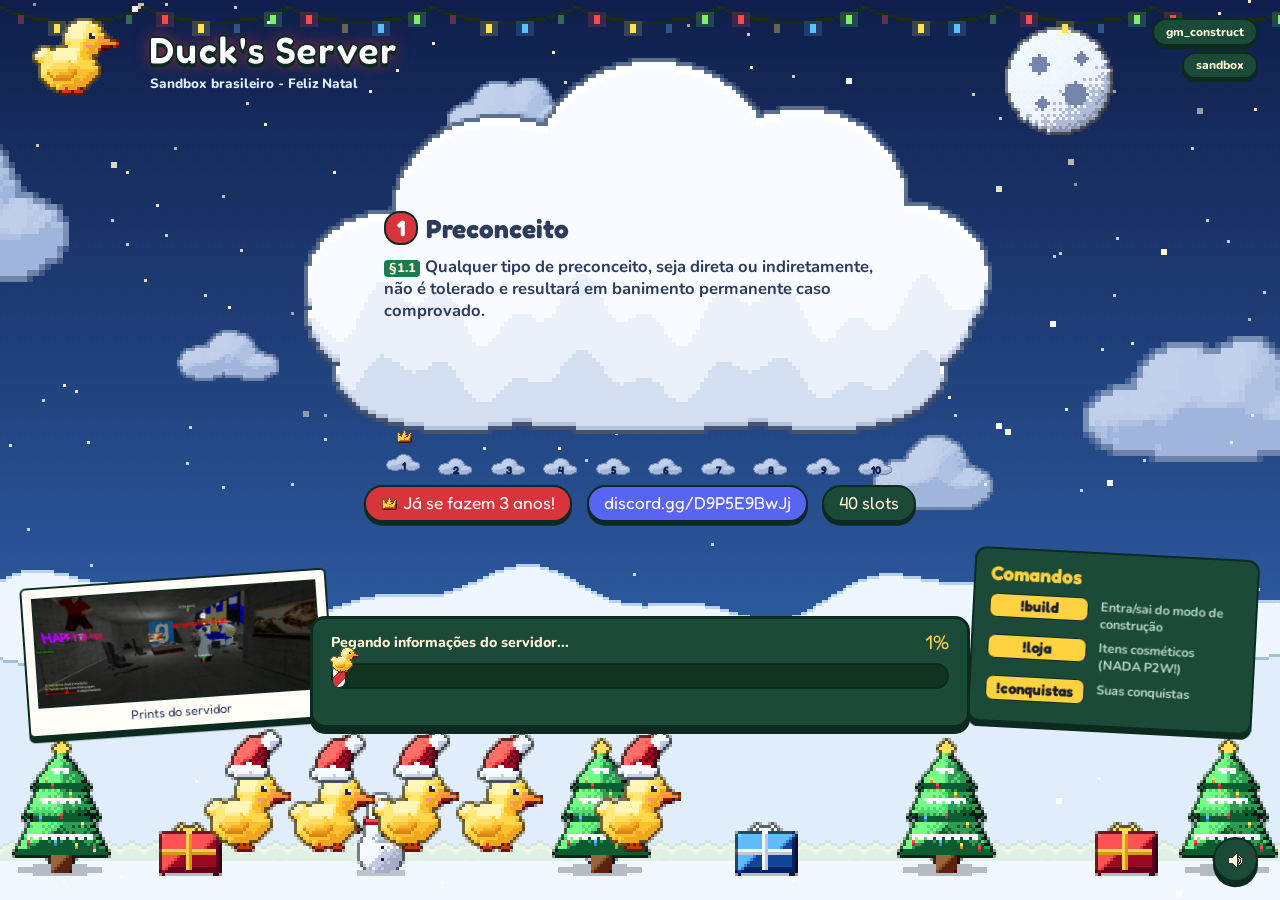
<file: index.html>
<!DOCTYPE html>
<html lang="pt-BR">
<head>
    <meta charset="UTF-8">
    <meta name="viewport" content="width=device-width, initial-scale=1">
    <title>Duck's Server - Carregando</title>
    <meta property="og:title" content="Duck's Server">
    <meta property="og:description" content="Regras e tela de carregamento do Duck's Server">
    <link rel="preconnect" href="https://fonts.googleapis.com">
    <link href="https://fonts.googleapis.com/css2?family=Fredoka:wght@600;700&family=Nunito:wght@600;700;800&display=swap" rel="stylesheet">
    <link rel="stylesheet" href="css/style.css">
    <link rel="stylesheet" href="css/themes.css">
</head>
<body>
    <canvas id="scene"></canvas>

    <header id="title">
        <canvas id="title-duck"></canvas>
        <div id="title-text">
            <h1>Duck's Server</h1>
            <p id="title-sub">Sandbox brasileiro</p>
        </div>
    </header>

    <div id="chips">
        <span class="chip" id="chip-map"></span>
        <span class="chip" id="chip-mode"></span>
    </div>

    <section id="rule-cloud" class="rule-cloud">
        <canvas id="rule-cloud-sprite"></canvas>
        <div id="rule-text">
            <div id="rule-inner">
                <h2 id="rule-title"></h2>
                <div id="rule-items"></div>
            </div>
        </div>
    </section>
    <div id="rule-dots"></div>

    <div id="center-row">
        <span class="badge badge-anniversary"><canvas id="anniversary-crown"></canvas><span id="anniversary-text"></span></span>
        <span class="badge badge-discord" id="discord"></span>
        <span class="badge badge-slots" id="chip-slots"></span>
    </div>

    <figure id="polaroid">
        <div id="polaroid-photo" class="polaroid-photo"></div>
        <figcaption>Prints do servidor</figcaption>
    </figure>

    <section id="commands">
        <h3>Comandos</h3>
        <ul id="command-list"></ul>
    </section>

    <section id="spotlight">
        <div id="spotlight-badge"></div>
        <h3 id="spotlight-title"></h3>
        <ul id="spotlight-list"></ul>
    </section>

    <section id="notice">
        <div id="notice-badge"></div>
        <div id="notice-qr"><canvas id="notice-qr-canvas"></canvas></div>
        <div id="notice-body">
            <h3 id="notice-title"></h3>
            <p id="notice-text"></p>
        </div>
    </section>

    <section id="update">
        <header id="update-head">
            <span id="update-version"></span>
            <span id="update-title"></span>
        </header>
        <div id="update-body">
            <h4 id="update-page-title"></h4>
            <div id="update-page"></div>
        </div>
        <div id="update-dots"></div>
    </section>

    <section id="progress">
        <div id="progress-head">
            <span id="progress-status">Conectando ao servidor...</span>
            <span id="progress-pct">0%</span>
        </div>
        <div id="progress-track">
            <div id="progress-fill"></div>
            <canvas id="progress-duck"></canvas>
        </div>
        <div id="progress-file">&nbsp;</div>
    </section>

    <button id="sound-button" type="button" title="Música">
        <canvas id="sound-icon"></canvas>
    </button>

    <script src="js/data.js"></script>
    <script src="js/theme.js"></script>
    <script src="js/sprites.js"></script>
    <script src="js/scene.js"></script>
    <script src="js/fx.js"></script>
    <script src="js/scenes/lake.js"></script>
    <script src="js/scenes/range.js"></script>
    <script src="js/scenes/war.js"></script>
    <script src="js/scenes/space.js"></script>
    <script src="js/decor.js"></script>
    <script src="js/tracks.js"></script>
    <script src="js/music.js"></script>
    <script src="js/rules.js"></script>
    <script src="js/update.js"></script>
    <script src="js/spotlight.js"></script>
    <script src="js/notice.js"></script>
    <script src="js/loading.js"></script>
    <script src="js/gmod.js"></script>
    <script src="js/gallery.js"></script>
    <script src="js/main.js"></script>
</body>
</html>
</file>
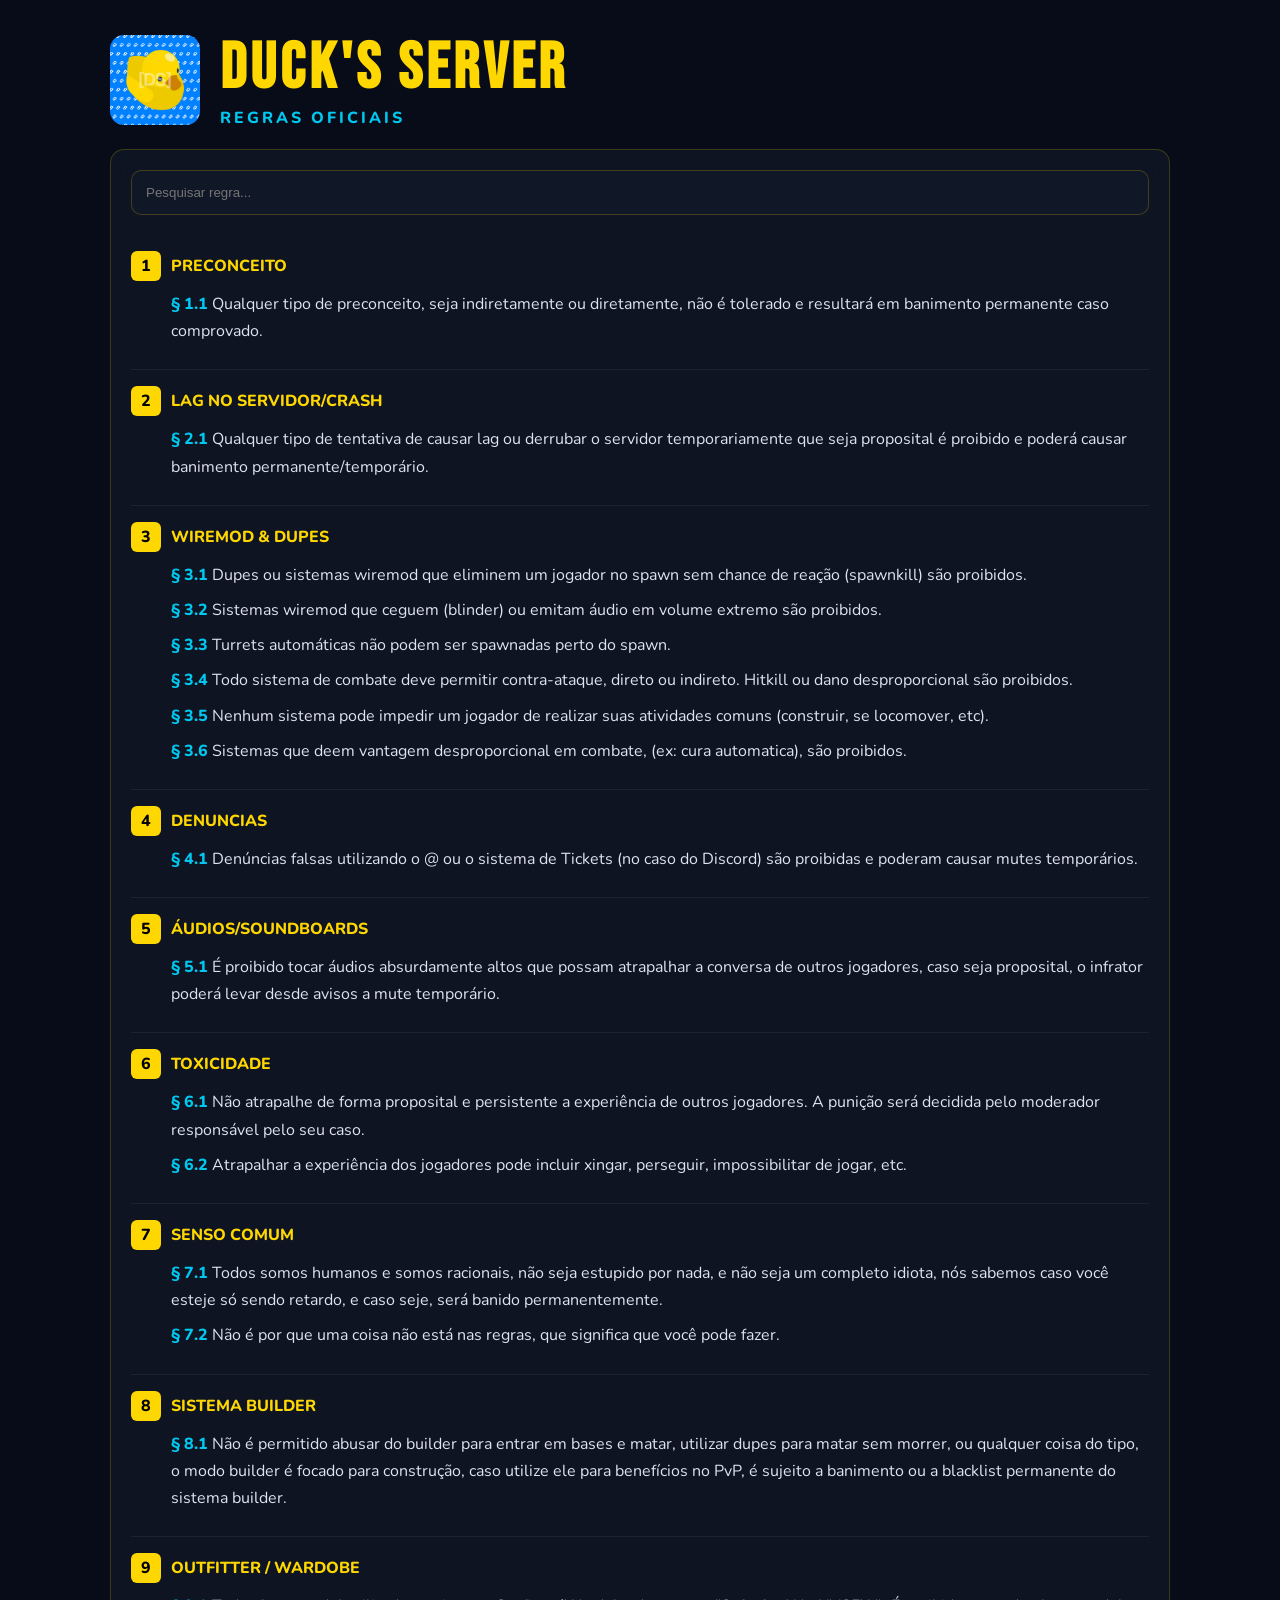
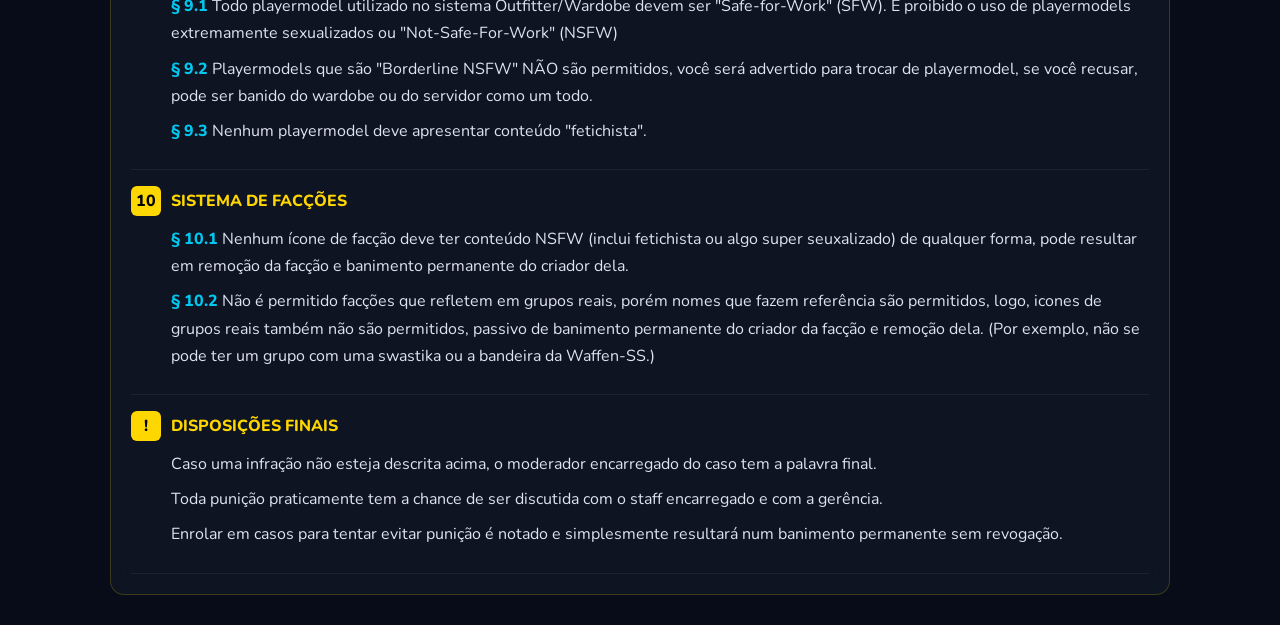
<file: motd.html>
<!DOCTYPE html>
<html lang="pt-BR">
<head>
<meta charset="UTF-8">
<meta name="viewport" content="width=device-width, initial-scale=1.0">
<title>Duck's Server: Reborn - Regras Oficiais</title>
<meta name="description" content="Regras oficiais do Duck's Server: Reborn.">
<meta property="og:title" content="Duck's Server: Reborn - Regras Oficiais">
<meta property="og:description" content="Leia as regras oficiais do servidor.">
<meta property="og:type" content="website">
<meta property="og:image" content="logo.webp">
<meta name="theme-color" content="#FFD700">
<link href="https://fonts.googleapis.com/css2?family=Bebas+Neue&family=Nunito:wght@400;600;700;800&display=swap" rel="stylesheet">
<style>
*{margin:0;padding:0;box-sizing:border-box}
:root{--yellow:#FFD700;--bg:#080c18;--panel:#0f1623dd;--text:#dde3ef;--accent:#00c8f0}
body{background:var(--bg);font-family:'Nunito',sans-serif;color:var(--text);overflow-x:hidden}
#bg{position:fixed;inset:0;z-index:0;opacity:.2}
.wrapper{position:relative;z-index:1;max-width:1100px;margin:auto;padding:30px 20px}
.header{display:flex;align-items:center;gap:20px;margin-bottom:20px}
.logo{width:90px;height:90px;border-radius:14px;object-fit:cover}
h1{font-family:'Bebas Neue',sans-serif;font-size:4rem;color:#FFD700;letter-spacing:4px}
.sub{color:var(--accent);font-weight:800;letter-spacing:3px}
.panel{background:var(--panel);border:1px solid rgba(255,215,0,.2);border-radius:14px;padding:20px;backdrop-filter:blur(12px)}
.search{width:100%;padding:14px;background:#101827;border:1px solid rgba(255,215,0,.2);border-radius:10px;color:#fff;margin-bottom:20px}
.rule{padding:16px 0;border-bottom:1px solid rgba(255,255,255,.06)}
.head{display:flex;align-items:center;gap:10px;margin-bottom:10px}
.num{width:30px;height:30px;background:#FFD700;color:#000;font-weight:800;border-radius:6px;display:flex;align-items:center;justify-content:center}
.title{font-weight:800;color:#FFD700}
.subrule{padding-left:40px;line-height:1.7;margin:8px 0}
.tag{color:#00c8f0;font-weight:800}
.footer{text-align:center;margin-top:20px;color:#7f8da8}
</style>
</head><body>
<canvas id="bg"></canvas>
<div class="wrapper">
<div class="header"><img src="logo.webp" class="logo"><div><h1>DUCK'S SERVER</h1><div class="sub">REGRAS OFICIAIS</div></div></div>
<div class="panel">
<input id="search" class="search" placeholder="Pesquisar regra...">
<div id="rules">

<div class="rule"><div class="head"><div class="num">1</div><div class="title">PRECONCEITO</div></div>
<div class="subrule"><span class="tag">§ 1.1</span> Qualquer tipo de preconceito, seja indiretamente ou diretamente, não é tolerado e resultará em banimento permanente caso comprovado.</div></div>

<div class="rule"><div class="head"><div class="num">2</div><div class="title">LAG NO SERVIDOR/CRASH</div></div>
<div class="subrule"><span class="tag">§ 2.1</span> Qualquer tipo de tentativa de causar lag ou derrubar o servidor temporariamente que seja proposital é proibido e poderá causar banimento permanente/temporário.</div></div>

<div class="rule"><div class="head"><div class="num">3</div><div class="title">WIREMOD & DUPES</div></div>
<div class="subrule"><span class="tag">§ 3.1</span> Dupes ou sistemas wiremod que eliminem um jogador no spawn sem chance de reação (spawnkill) são proibidos.</div>
<div class="subrule"><span class="tag">§ 3.2</span> Sistemas wiremod que ceguem (blinder) ou emitam áudio em volume extremo são proibidos.</div>
<div class="subrule"><span class="tag">§ 3.3</span> Turrets automáticas não podem ser spawnadas perto do spawn.</div>
<div class="subrule"><span class="tag">§ 3.4</span> Todo sistema de combate deve permitir contra-ataque, direto ou indireto. Hitkill ou dano desproporcional são proibidos.</div>
<div class="subrule"><span class="tag">§ 3.5</span> Nenhum sistema pode impedir um jogador de realizar suas atividades comuns (construir, se locomover, etc).</div>
<div class="subrule"><span class="tag">§ 3.6</span> Sistemas que deem vantagem desproporcional em combate, (ex: cura automatica), são proibidos.</div></div>

<div class="rule"><div class="head"><div class="num">4</div><div class="title">DENUNCIAS</div></div>
<div class="subrule"><span class="tag">§ 4.1</span> Denúncias falsas utilizando o @ ou o sistema de Tickets (no caso do Discord) são proibidas e poderam causar mutes temporários.</div></div>

<div class="rule"><div class="head"><div class="num">5</div><div class="title">ÁUDIOS/SOUNDBOARDS</div></div>
<div class="subrule"><span class="tag">§ 5.1</span> É proibido tocar áudios absurdamente altos que possam atrapalhar a conversa de outros jogadores, caso seja proposital, o infrator poderá levar desde avisos a mute temporário.</div></div>

<div class="rule"><div class="head"><div class="num">6</div><div class="title">TOXICIDADE</div></div>
<div class="subrule"><span class="tag">§ 6.1</span> Não atrapalhe de forma proposital e persistente a experiência de outros jogadores. A punição será decidida pelo moderador responsável pelo seu caso.</div>
<div class="subrule"><span class="tag">§ 6.2</span> Atrapalhar a experiência dos jogadores pode incluir xingar, perseguir, impossibilitar de jogar, etc.</div></div>

<div class="rule"><div class="head"><div class="num">7</div><div class="title">SENSO COMUM</div></div>
<div class="subrule"><span class="tag">§ 7.1</span> Todos somos humanos e somos racionais, não seja estupido por nada, e não seja um completo idiota, nós sabemos caso você esteje só sendo retardo, e caso seje, será banido permanentemente.</div>
<div class="subrule"><span class="tag">§ 7.2</span> Não é por que uma coisa não está nas regras, que significa que você pode fazer.</div></div>

<div class="rule"><div class="head"><div class="num">8</div><div class="title">SISTEMA BUILDER</div></div>
<div class="subrule"><span class="tag">§ 8.1</span> Não é permitido abusar do builder para entrar em bases e matar, utilizar dupes para matar sem morrer, ou qualquer coisa do tipo, o modo builder é focado para construção, caso utilize ele para benefícios no PvP, é sujeito a banimento ou a blacklist permanente do sistema builder.</div></div>

<div class="rule"><div class="head"><div class="num">9</div><div class="title">OUTFITTER / WARDOBE</div></div>
<div class="subrule"><span class="tag">§ 9.1</span> Todo playermodel utilizado no sistema Outfitter/Wardobe devem ser "Safe-for-Work" (SFW). É proibido o uso de playermodels extremamente sexualizados ou "Not-Safe-For-Work" (NSFW)</div>
<div class="subrule"><span class="tag">§ 9.2</span> Playermodels que são "Borderline NSFW" NÃO são permitidos, você será advertido para trocar de playermodel, se você recusar, pode ser banido do wardobe ou do servidor como um todo.</div>
<div class="subrule"><span class="tag">§ 9.3</span> Nenhum playermodel deve apresentar conteúdo "fetichista".</div></div>

<div class="rule"><div class="head"><div class="num">10</div><div class="title">SISTEMA DE FACÇÕES</div></div>
<div class="subrule"><span class="tag">§ 10.1</span> Nenhum ícone de facção deve ter conteúdo NSFW (inclui fetichista ou algo super seuxalizado) de qualquer forma, pode resultar em remoção da facção e banimento permanente do criador dela.</div>
<div class="subrule"><span class="tag">§ 10.2</span> Não é permitido facções que refletem em grupos reais, porém nomes que fazem referência são permitidos, logo, icones de grupos reais também não são permitidos, passivo de banimento permanente do criador da facção e remoção dela. (Por exemplo, não se pode ter um grupo com uma swastika ou a bandeira da Waffen-SS.)</div></div>

<div class="rule"><div class="head"><div class="num">!</div><div class="title">DISPOSIÇÕES FINAIS</div></div>
<div class="subrule">Caso uma infração não esteja descrita acima, o moderador encarregado do caso tem a palavra final.</div>
<div class="subrule">Toda punição praticamente tem a chance de ser discutida com o staff encarregado e com a gerência.</div>
<div class="subrule">Enrolar em casos para tentar evitar punição é notado e simplesmente resultará num banimento permanente sem revogação.</div></div>

</div></div></div>
<script>
document.getElementById('search').addEventListener('input',e=>{const q=e.target.value.toLowerCase();document.querySelectorAll('.rule').forEach(r=>r.style.display=r.innerText.toLowerCase().includes(q)?'block':'none');});
</script>
</body></html>
</file>
<file: css/style.css>
html, body {
    margin: 0;
    padding: 0;
    width: 100%;
    height: 100%;
    overflow: hidden;
    background: #79c4f2;
    font-family: "Nunito", "Trebuchet MS", sans-serif;
    color: #2d3b5c;
}

canvas {
    display: block;
    image-rendering: -moz-crisp-edges;
    image-rendering: pixelated;
}

#scene {
    position: fixed;
    left: 0;
    top: 0;
    width: 100%;
    height: 100%;
}

/* Title */

#title {
    position: absolute;
    left: 1.5rem;
    top: 0.8rem;
}

#title-duck {
    position: absolute;
    left: 0;
    top: -0.4rem;
}

#title-text {
    margin-left: 8.4rem;
    padding-top: 1.2rem;
}

#title h1 {
    margin: 0;
    font-family: "Fredoka", "Trebuchet MS", sans-serif;
    font-size: 2.6rem;
    line-height: 1;
    color: #ffffff;
    -webkit-text-stroke: 0.12rem #182032;
    text-shadow: 0 0.22rem 0 #182032;
    letter-spacing: 0.04rem;
}

#title p {
    margin: 0.35rem 0 0 0.1rem;
    font-size: 0.9rem;
    font-weight: 800;
    color: #182032;
}

/* Server chips */

#chips {
    position: absolute;
    right: 1.5rem;
    top: 1.2rem;
    text-align: right;
}

.chip {
    display: none;
    float: right;
    clear: right;
    margin-bottom: 0.4rem;
    padding: 0.25rem 0.8rem;
    font-size: 0.8rem;
    font-weight: 800;
    color: #fff3d6;
    background: #283250;
    border: 0.15rem solid #182032;
    border-radius: 1rem;
    box-shadow: 0 0.2rem 0 #182032;
}

/* Rule cloud */

.rule-cloud {
    position: absolute;
    left: 50%;
    top: 6%;
    -webkit-transition: opacity 0.3s, -webkit-transform 0.3s;
    transition: opacity 0.3s, transform 0.3s;
    -webkit-animation: floaty 6s ease-in-out infinite;
    animation: floaty 6s ease-in-out infinite;
}

.rule-cloud-out {
    opacity: 0;
    -webkit-transform: scale(0.9);
    transform: scale(0.9);
}

.rule-cloud-in {
    opacity: 1;
    -webkit-transform: scale(1);
    transform: scale(1);
}

@-webkit-keyframes floaty {
    0%, 100% { margin-top: 0; }
    50% { margin-top: -0.5rem; }
}

@keyframes floaty {
    0%, 100% { margin-top: 0; }
    50% { margin-top: -0.5rem; }
}

#rule-cloud-sprite {
    position: absolute;
    left: 0;
    top: 0;
}

#rule-text {
    position: absolute;
    display: table;
    overflow: hidden;
    color: #2d3b5c;
}

#rule-inner {
    display: table-cell;
    vertical-align: middle;
}

#rule-title {
    margin: 0 0 0.45em 0;
    font-family: "Fredoka", "Trebuchet MS", sans-serif;
    font-size: 1.45em;
    line-height: 1.1;
}

.rule-number {
    display: inline-block;
    min-width: 1.35em;
    height: 1.35em;
    margin-right: 0.35em;
    line-height: 1.35em;
    text-align: center;
    font-size: 0.85em;
    color: #182032;
    background: #ffd23f;
    border: 0.12em solid #182032;
    border-radius: 0.7em;
    vertical-align: 0.1em;
}

.rule-part {
    font-size: 0.6em;
    color: #6b7a99;
}

.rule-item {
    margin: 0 0 0.45em 0;
    font-size: 0.92em;
    font-weight: 700;
    line-height: 1.32;
}

.rule-tag {
    display: inline-block;
    margin-right: 0.35em;
    padding: 0 0.35em;
    font-size: 0.78em;
    font-weight: 800;
    color: #fff3d6;
    background: #3fa7f5;
    border-radius: 0.3em;
}

/* Section dots (small cloud sprites) */

#rule-dots {
    position: absolute;
    left: 0;
    width: 100%;
    text-align: center;
}

.rule-dot {
    position: relative;
    display: inline-block;
    margin: 0 0.15rem;
    -webkit-transition: -webkit-transform 0.3s;
    transition: transform 0.3s;
}

.rule-dot-label {
    position: absolute;
    left: 0;
    right: 0;
    top: 34%;
    font-family: "Fredoka", "Trebuchet MS", sans-serif;
    font-weight: 700;
    color: #2d3b5c;
    text-align: center;
}

.rule-dot-crown {
    position: absolute;
    left: 50%;
    top: -1.6rem;
    margin-left: -0.5rem;
    display: none;
}

.rule-dot-active {
    -webkit-transform: translateY(-0.3rem);
    transform: translateY(-0.3rem);
}

.rule-dot-active .rule-dot-crown {
    display: block;
}

/* Center row: anniversary, Discord, slots */

#center-row {
    position: absolute;
    left: 0;
    width: 100%;
    text-align: center;
}

.badge {
    display: inline-block;
    margin: 0 0.35rem;
    padding: 0.35rem 1rem;
    font-family: "Fredoka", "Trebuchet MS", sans-serif;
    font-size: 1.15rem;
    line-height: 1.3;
    vertical-align: middle;
    border: 0.18rem solid #182032;
    border-radius: 1.4rem;
    box-shadow: 0 0.25rem 0 #182032;
}

.badge-anniversary {
    color: #182032;
    background: #ffc93c;
}

.badge-anniversary canvas {
    display: inline-block;
    margin-right: 0.45rem;
    vertical-align: -0.1rem;
}

.badge-discord {
    color: #ffffff;
    background: #5865f2;
}

.badge-slots {
    display: none;
    color: #fff3d6;
    background: #283250;
}

/* Polaroid with server screenshots */

#polaroid {
    position: absolute;
    left: 1.6rem;
    bottom: 11.5rem;
    width: 19rem;
    margin: 0;
    padding: 0.6rem 0.6rem 0;
    background: #fff8e7;
    border: 0.18rem solid #182032;
    border-radius: 0.4rem;
    box-shadow: 0 0.35rem 0 #182032;
    -webkit-transform: rotate(-4deg);
    transform: rotate(-4deg);
}

.polaroid-photo {
    height: 7.2rem;
    background-color: #9ad86b;
    background-size: cover;
    background-position: center;
    border: 0.12rem solid #182032;
    -webkit-transition: opacity 0.4s;
    transition: opacity 0.4s;
}

.polaroid-photo-out {
    opacity: 0;
}

#polaroid figcaption {
    padding: 0.35rem 0 0.45rem;
    text-align: center;
    font-family: "Fredoka", "Trebuchet MS", sans-serif;
    font-size: 0.85rem;
    color: #2d3b5c;
}

/* Commands sign */

#commands {
    position: absolute;
    right: 1.6rem;
    bottom: 11.5rem;
    width: 19rem;
    padding: 0.8rem 1rem 0.6rem;
    box-sizing: border-box;
    color: #fff3d6;
    background: #283250;
    border: 0.18rem solid #182032;
    border-radius: 0.8rem;
    box-shadow: 0 0.35rem 0 #182032;
    -webkit-transform: rotate(3deg);
    transform: rotate(3deg);
}

#commands h3 {
    margin: 0 0 0.6rem;
    font-family: "Fredoka", "Trebuchet MS", sans-serif;
    font-size: 1.3rem;
    color: #ffd23f;
}

#command-list {
    margin: 0;
    padding: 0;
    list-style: none;
}

#command-list li {
    position: relative;
    min-height: 1.7rem;
    padding-left: 7.4rem;
    margin-bottom: 0.55rem;
    font-size: 0.85rem;
    font-weight: 700;
    line-height: 1.3;
    color: #a5b2ce;
}

.command-name {
    position: absolute;
    left: 0;
    top: -0.1rem;
    width: 6.6rem;
    box-sizing: border-box;
    padding: 0.1rem 0.5rem;
    font-family: "Fredoka", "Trebuchet MS", sans-serif;
    font-size: 1rem;
    color: #182032;
    background: #ffd23f;
    border: 0.12rem solid #182032;
    border-radius: 0.5rem;
    text-align: center;
}

/* Spotlight card: useful commands */

#spotlight {
    position: absolute;
    left: 1.6rem;
    top: 8.5rem;
    width: 19rem;
    box-sizing: border-box;
    padding: 0.7rem 1rem 0.3rem;
    color: #182032;
    background: #ffd23f;
    border: 0.2rem solid #182032;
    border-radius: 0.9rem;
    box-shadow: 0 0.35rem 0 #182032, 0 0 1.4rem rgba(255, 210, 63, 0.85);
    -webkit-transform: rotate(-2deg);
    transform: rotate(-2deg);
    -webkit-animation: spotlight-bob 2.4s ease-in-out infinite, spotlight-glow 1.2s ease-in-out infinite alternate;
    animation: spotlight-bob 2.4s ease-in-out infinite, spotlight-glow 1.2s ease-in-out infinite alternate;
}

@-webkit-keyframes spotlight-bob {
    0%, 100% { -webkit-transform: rotate(-2deg) translateY(0); }
    50% { -webkit-transform: rotate(-2deg) translateY(-0.35rem); }
}

@keyframes spotlight-bob {
    0%, 100% { transform: rotate(-2deg) translateY(0); }
    50% { transform: rotate(-2deg) translateY(-0.35rem); }
}

@-webkit-keyframes spotlight-glow {
    from { box-shadow: 0 0.35rem 0 #182032, 0 0 0.4rem rgba(255, 210, 63, 0.3); }
    to { box-shadow: 0 0.35rem 0 #182032, 0 0 1.8rem rgba(255, 210, 63, 1); }
}

@keyframes spotlight-glow {
    from { box-shadow: 0 0.35rem 0 #182032, 0 0 0.4rem rgba(255, 210, 63, 0.3); }
    to { box-shadow: 0 0.35rem 0 #182032, 0 0 1.8rem rgba(255, 210, 63, 1); }
}

#spotlight-badge {
    position: absolute;
    top: -1.2rem;
    right: -0.9rem;
    width: 3.2rem;
    height: 3.2rem;
    font-family: "Fredoka", "Trebuchet MS", sans-serif;
    font-size: 0.85rem;
    line-height: 2.8rem;
    text-align: center;
    color: #ffffff;
    background: #e8443a;
    border: 0.17rem solid #182032;
    border-radius: 1.6rem;
    box-shadow: 0 0.2rem 0 #182032;
    -webkit-animation: spotlight-wobble 1.1s ease-in-out infinite;
    animation: spotlight-wobble 1.1s ease-in-out infinite;
}

@-webkit-keyframes spotlight-wobble {
    0%, 100% { -webkit-transform: rotate(10deg) scale(1); }
    50% { -webkit-transform: rotate(-8deg) scale(1.12); }
}

@keyframes spotlight-wobble {
    0%, 100% { transform: rotate(10deg) scale(1); }
    50% { transform: rotate(-8deg) scale(1.12); }
}

#spotlight h3 {
    margin: 0 0 0.45rem;
    font-family: "Fredoka", "Trebuchet MS", sans-serif;
    font-size: 1.4rem;
    line-height: 1.1;
}

#spotlight-list {
    margin: 0;
    padding: 0;
    list-style: none;
}

.spot-cmd {
    margin-bottom: 0.45rem;
}

.spot-name {
    display: inline-block;
    padding: 0.1rem 0.65rem 0.15rem;
    font-family: "Fredoka", "Trebuchet MS", sans-serif;
    font-size: 1.25rem;
    color: #ffd23f;
    background: #182032;
    border-radius: 0.7rem;
}

.spot-arg {
    font-size: 0.9rem;
    color: #ffe99a;
}

.spot-desc {
    display: block;
    margin-top: 0.25rem;
    font-size: 0.85rem;
    font-weight: 800;
    line-height: 1.25;
    color: #3a3220;
}

/* Notice card: map collection */

#notice {
    position: absolute;
    left: 1.6rem;
    top: 20rem;
    width: 19rem;
    box-sizing: border-box;
    padding: 0.7rem 0.7rem 0.5rem;
    color: #ffffff;
    background: #e8443a;
    border: 0.2rem solid #182032;
    border-radius: 0.9rem;
    box-shadow: 0 0.35rem 0 #182032, 0 0 1rem rgba(232, 68, 58, 0.8);
    -webkit-transform: rotate(1.5deg);
    transform: rotate(1.5deg);
    -webkit-animation: notice-glow 1.4s ease-in-out infinite alternate;
    animation: notice-glow 1.4s ease-in-out infinite alternate;
}

#notice:after {
    content: "";
    display: block;
    clear: both;
}

@-webkit-keyframes notice-glow {
    from { box-shadow: 0 0.35rem 0 #182032, 0 0 0.3rem rgba(232, 68, 58, 0.3); }
    to { box-shadow: 0 0.35rem 0 #182032, 0 0 1.6rem rgba(232, 68, 58, 1); }
}

@keyframes notice-glow {
    from { box-shadow: 0 0.35rem 0 #182032, 0 0 0.3rem rgba(232, 68, 58, 0.3); }
    to { box-shadow: 0 0.35rem 0 #182032, 0 0 1.6rem rgba(232, 68, 58, 1); }
}

#notice-badge {
    position: absolute;
    top: -0.95rem;
    left: 0.9rem;
    padding: 0.1rem 0.7rem;
    font-family: "Fredoka", "Trebuchet MS", sans-serif;
    font-size: 0.85rem;
    line-height: 1.2rem;
    color: #182032;
    background: #ffd23f;
    border: 0.15rem solid #182032;
    border-radius: 1rem;
    -webkit-transform: rotate(-4deg);
    transform: rotate(-4deg);
}

#notice-qr {
    float: left;
    margin-right: 0.7rem;
    padding: 0.2rem;
    line-height: 0;
    background: #ffffff;
    border: 0.15rem solid #182032;
    border-radius: 0.5rem;
}

#notice-qr canvas {
    display: block;
}

#notice-body {
    overflow: hidden;
}

#notice h3 {
    margin: 0 0 0.2rem;
    font-family: "Fredoka", "Trebuchet MS", sans-serif;
    font-size: 1.05rem;
    line-height: 1.1;
    color: #ffe25a;
}

#notice p {
    margin: 0;
    font-size: 0.72rem;
    font-weight: 800;
    line-height: 1.22;
}

#notice strong {
    font-family: "Fredoka", "Trebuchet MS", sans-serif;
    font-size: 0.82rem;
    color: #ffe25a;
    -webkit-animation: notice-blink 0.9s steps(2, start) infinite;
    animation: notice-blink 0.9s steps(2, start) infinite;
}

@-webkit-keyframes notice-blink {
    to { color: #ffffff; }
}

@keyframes notice-blink {
    to { color: #ffffff; }
}

/* Update card */

#update {
    position: absolute;
    right: 1.6rem;
    top: 8.5rem;
    bottom: 24.5rem;
    width: 19rem;
    max-height: 26rem;
    box-sizing: border-box;
    overflow: hidden;
    color: #fff3d6;
    background: #283250;
    border: 0.18rem solid #182032;
    border-radius: 0.8rem;
    box-shadow: 0 0.35rem 0 #182032;
    -webkit-transform: rotate(-1.5deg);
    transform: rotate(-1.5deg);
    -webkit-transition: opacity 0.3s;
    transition: opacity 0.3s;
}

#update.update-out {
    opacity: 0.2;
}

#update.update-in {
    opacity: 1;
}

#update-head {
    position: absolute;
    left: 0.9rem;
    right: 0.9rem;
    top: 0.6rem;
    height: 3.2rem;
    overflow: hidden;
}

#update-version {
    display: inline-block;
    padding: 0 0.5rem;
    font-family: "Fredoka", "Trebuchet MS", sans-serif;
    font-size: 0.85rem;
    line-height: 1.3rem;
    color: #182032;
    background: #ffd23f;
    border: 0.12rem solid #182032;
    border-radius: 0.7rem;
}

#update-title {
    display: block;
    margin-top: 0.3rem;
    overflow: hidden;
    white-space: nowrap;
    text-overflow: ellipsis;
    font-family: "Fredoka", "Trebuchet MS", sans-serif;
    font-size: 0.95rem;
    color: #ffffff;
}

#update-body {
    position: absolute;
    left: 0.9rem;
    right: 0.9rem;
    top: 4rem;
    bottom: 1.9rem;
    overflow: hidden;
}

#update-page-title {
    margin: 0 0 0.45rem;
    font-family: "Fredoka", "Trebuchet MS", sans-serif;
    font-size: 1.05rem;
    line-height: 1.15;
    color: #ffd23f;
}

.update-part {
    font-size: 0.7rem;
    color: #a5b2ce;
}

#update-page {
    font-size: 0.78rem;
    font-weight: 700;
    line-height: 1.3;
    color: #d3dbee;
}

#update-page strong {
    color: #ffffff;
}

.update-text {
    margin-right: 0.2rem;
}

.update-list {
    margin: 0;
    padding: 0;
    list-style: none;
}

.update-item {
    position: relative;
    margin-bottom: 0.4rem;
    padding-left: 0.9rem;
}

.update-item:before {
    content: "";
    position: absolute;
    left: 0.15rem;
    top: 0.45em;
    width: 0.35rem;
    height: 0.35rem;
    background: #ffd23f;
    border-radius: 0.2rem;
}

.update-signed {
    padding-left: 1.4rem;
}

.update-signed:before {
    display: none;
}

.update-sign {
    position: absolute;
    left: 0;
    top: 0.05rem;
    width: 1rem;
    height: 1rem;
    font-family: "Fredoka", "Trebuchet MS", sans-serif;
    line-height: 1rem;
    text-align: center;
    color: #182032;
    border-radius: 0.3rem;
}

.update-add {
    background: #7cf06a;
}

.update-remove {
    background: #ff6b6b;
}

.update-tags {
    margin-top: 0.4rem;
}

.update-tag {
    display: inline-block;
    margin: 0 0.25rem 0.3rem 0;
    padding: 0.05rem 0.45rem;
    font-size: 0.72rem;
    color: #182032;
    background: #ffd23f;
    border-radius: 0.6rem;
}

#update-dots {
    position: absolute;
    left: 0;
    right: 0;
    bottom: 0.55rem;
    text-align: center;
}

.update-dot {
    display: inline-block;
    width: 0.4rem;
    height: 0.4rem;
    margin: 0 0.13rem;
    background: #4a587c;
    border-radius: 0.2rem;
}

.update-dot-active {
    background: #ffd23f;
}

/* Loading card */

#progress {
    position: absolute;
    left: 50%;
    bottom: 11.5rem;
    width: 44rem;
    margin-left: -22rem;
    padding: 0.9rem 1.2rem 0.8rem;
    box-sizing: border-box;
    color: #fff3d6;
    background: #283250;
    border: 0.2rem solid #182032;
    border-radius: 1rem;
    box-shadow: 0 0.4rem 0 #182032;
}

#progress-head {
    position: relative;
    height: 1.4rem;
    margin-bottom: 0.6rem;
}

#progress-status {
    position: absolute;
    left: 0;
    right: 4rem;
    top: 0;
    overflow: hidden;
    white-space: nowrap;
    text-overflow: ellipsis;
    font-weight: 800;
    font-size: 0.95rem;
}

#progress-pct {
    position: absolute;
    right: 0;
    top: -0.15rem;
    font-family: "Fredoka", "Trebuchet MS", sans-serif;
    font-size: 1.3rem;
    color: #ffd23f;
}

#progress-track {
    position: relative;
    height: 1.5rem;
    background: #1e263c;
    border: 0.16rem solid #182032;
    border-radius: 0.9rem;
}

#progress-fill {
    width: 0;
    height: 100%;
    border-radius: 0.75rem;
    background-color: #ffd23f;
    background-image: -webkit-repeating-linear-gradient(-45deg, #ffd23f 0, #ffd23f 0.6rem, #ffe27a 0.6rem, #ffe27a 1.2rem);
    background-image: repeating-linear-gradient(-45deg, #ffd23f 0, #ffd23f 0.6rem, #ffe27a 0.6rem, #ffe27a 1.2rem);
    background-size: 1.7rem 1.7rem;
    -webkit-animation: stripes 0.8s linear infinite;
    animation: stripes 0.8s linear infinite;
}

@-webkit-keyframes stripes {
    from { background-position: 0 0; }
    to { background-position: 1.7rem 0; }
}

@keyframes stripes {
    from { background-position: 0 0; }
    to { background-position: 1.7rem 0; }
}

#progress-duck {
    position: absolute;
    bottom: 55%;
    left: 0;
}

#progress-file {
    margin-top: 0.5rem;
    overflow: hidden;
    white-space: nowrap;
    text-overflow: ellipsis;
    font-size: 0.78rem;
    font-weight: 700;
    color: #a5b2ce;
}

/* Sound toggle */

#sound-button {
    position: absolute;
    right: 1.5rem;
    bottom: 1.2rem;
    width: 3rem;
    height: 3rem;
    padding: 0;
    cursor: pointer;
    background: #283250;
    border: 0.18rem solid #182032;
    border-radius: 1.5rem;
    box-shadow: 0 0.25rem 0 #182032;
}

#sound-button canvas {
    margin: 0 auto;
}
</file>
<file: css/themes.css>
/* Halloween */

.theme-halloween, .theme-halloween body {
    background: #1b0c33;
}

.theme-halloween #title h1 {
    color: #ffb347;
    -webkit-text-stroke-color: #12081f;
    text-shadow: 0 0.22rem 0 #12081f, 0 0 1rem rgba(255, 138, 31, 0.6);
}

.theme-halloween #title p {
    color: #ffd9a0;
}

.theme-halloween .chip,
.theme-halloween .badge-slots,
.theme-halloween #progress,
.theme-halloween #commands,
.theme-halloween #update,
.theme-halloween #sound-button {
    background: #2b1740;
    border-color: #12081f;
    box-shadow: 0 0.35rem 0 #12081f;
}

.theme-halloween .chip {
    color: #ffe9c7;
    box-shadow: 0 0.2rem 0 #12081f;
}

.theme-halloween .badge {
    border-color: #12081f;
    box-shadow: 0 0.25rem 0 #12081f;
}

.theme-halloween .badge-anniversary {
    color: #12081f;
    background: #ff8a1f;
}

.theme-halloween #rule-text {
    color: #3a1d4d;
}

.theme-halloween .rule-part {
    color: #7a5a8f;
}

.theme-halloween .rule-number {
    background: #ff8a1f;
    border-color: #12081f;
}

.theme-halloween .rule-tag {
    color: #12081f;
    background: #ff8a1f;
}

.theme-halloween .rule-dot-label {
    color: #ffd9a0;
}

.theme-halloween #polaroid {
    background: #ffe9c7;
    border-color: #12081f;
    box-shadow: 0 0.35rem 0 #12081f;
}

.theme-halloween .polaroid-photo {
    border-color: #12081f;
}

.theme-halloween #polaroid figcaption {
    color: #3a1d4d;
}

.theme-halloween #commands h3,
.theme-halloween #progress-pct {
    color: #ff9f3a;
}

.theme-halloween #command-list li,
.theme-halloween #progress-file {
    color: #c9b3df;
}

.theme-halloween .command-name {
    background: #ff8a1f;
    border-color: #12081f;
}

.theme-halloween #progress {
    box-shadow: 0 0.4rem 0 #12081f;
}

.theme-halloween #progress-track {
    background: #170a26;
    border-color: #12081f;
}

.theme-halloween #progress-fill {
    background-color: #ff8a1f;
    background-image: -webkit-repeating-linear-gradient(-45deg, #ff8a1f 0, #ff8a1f 0.6rem, #ffb04a 0.6rem, #ffb04a 1.2rem);
    background-image: repeating-linear-gradient(-45deg, #ff8a1f 0, #ff8a1f 0.6rem, #ffb04a 0.6rem, #ffb04a 1.2rem);
}

/* Christmas */

.theme-christmas, .theme-christmas body {
    background: #0f1f4a;
}

.theme-christmas #title h1 {
    color: #ffffff;
    -webkit-text-stroke-color: #0c2a20;
    text-shadow: 0 0.22rem 0 #0c2a20, 0 0 1rem rgba(216, 52, 60, 0.7);
}

.theme-christmas #title p {
    color: #dff0ff;
}

.theme-christmas .chip,
.theme-christmas .badge-slots,
.theme-christmas #progress,
.theme-christmas #commands,
.theme-christmas #update,
.theme-christmas #sound-button {
    background: #1c4a38;
    border-color: #0c2a20;
    box-shadow: 0 0.35rem 0 #0c2a20;
}

.theme-christmas .chip {
    color: #fff3d6;
    box-shadow: 0 0.2rem 0 #0c2a20;
}

.theme-christmas .badge {
    border-color: #0c2a20;
    box-shadow: 0 0.25rem 0 #0c2a20;
}

.theme-christmas .badge-anniversary {
    color: #ffffff;
    background: #d8343c;
}

.theme-christmas .rule-number {
    color: #ffffff;
    background: #d8343c;
    border-color: #0c2a20;
}

.theme-christmas .rule-tag {
    background: #1c7a4e;
}

.theme-christmas .rule-dot-label {
    color: #0f1f4a;
}

.theme-christmas #polaroid {
    background: #fffdf5;
    border-color: #0c2a20;
    box-shadow: 0 0.35rem 0 #0c2a20;
}

.theme-christmas .polaroid-photo {
    border-color: #0c2a20;
}

.theme-christmas #command-list li,
.theme-christmas #progress-file {
    color: #b9d9c8;
}

.theme-christmas .command-name {
    border-color: #0c2a20;
}

.theme-christmas #progress {
    box-shadow: 0 0.4rem 0 #0c2a20;
}

.theme-christmas #progress-track {
    background: #12331f;
    border-color: #0c2a20;
}

.theme-christmas #progress-fill {
    background-color: #d8343c;
    background-image: -webkit-repeating-linear-gradient(-45deg, #d8343c 0, #d8343c 0.6rem, #ffffff 0.6rem, #ffffff 1.2rem);
    background-image: repeating-linear-gradient(-45deg, #d8343c 0, #d8343c 0.6rem, #ffffff 0.6rem, #ffffff 1.2rem);
}

/* Update card */

.theme-halloween #update-version,
.theme-halloween .update-tag {
    background: #ff8a1f;
    border-color: #12081f;
}

.theme-halloween #update-page-title {
    color: #ff9f3a;
}

.theme-halloween .update-item:before {
    background: #ff8a1f;
}

.theme-halloween #update-page {
    color: #e6d8f2;
}

.theme-halloween .update-dot {
    background: #4a2d6a;
}

.theme-halloween .update-dot-active {
    background: #ff8a1f;
}

.theme-christmas #update-version {
    color: #ffffff;
    background: #d8343c;
    border-color: #0c2a20;
}

.theme-christmas .update-item:before {
    background: #d8343c;
}

.theme-christmas #update-page {
    color: #dcefe4;
}

.theme-christmas .update-dot {
    background: #2d6a52;
}

.theme-christmas .update-dot-active {
    background: #d8343c;
}

/* Lake */

.theme-lake, .theme-lake body {
    background: #1f4a66;
}

.theme-lake #title h1 {
    -webkit-text-stroke-color: #0e2538;
    text-shadow: 0 0.22rem 0 #0e2538;
}

.theme-lake #title p {
    color: #e6f6ff;
}

.theme-lake .chip,
.theme-lake .badge-slots,
.theme-lake #progress,
.theme-lake #commands,
.theme-lake #update,
.theme-lake #sound-button {
    background: #1f4a66;
    border-color: #0e2538;
    box-shadow: 0 0.35rem 0 #0e2538;
}

.theme-lake .chip {
    box-shadow: 0 0.2rem 0 #0e2538;
}

.theme-lake .badge {
    border-color: #0e2538;
    box-shadow: 0 0.25rem 0 #0e2538;
}

.theme-lake #progress-track {
    border-color: #0e2538;
}

.theme-lake .polaroid-photo,
.theme-lake #polaroid {
    border-color: #0e2538;
}

.theme-lake #polaroid {
    box-shadow: 0 0.35rem 0 #0e2538;
}

.theme-lake .command-name {
    border-color: #0e2538;
}

.theme-lake #commands h3,
.theme-lake #progress-pct,
.theme-lake #update-page-title {
    color: #ffd23f;
}

.theme-lake #update-version,
.theme-lake .command-name,
.theme-lake .update-tag {
    background: #ffd23f;
    border-color: #0e2538;
}

.theme-lake .update-item:before,
.theme-lake .update-dot-active {
    background: #ffd23f;
}

/* War */

.theme-war, .theme-war body {
    background: #3b4230;
}

.theme-war #title h1 {
    -webkit-text-stroke-color: #1c2016;
    text-shadow: 0 0.22rem 0 #1c2016;
}

.theme-war #title p {
    color: #f0e0c0;
}

.theme-war .chip,
.theme-war .badge-slots,
.theme-war #progress,
.theme-war #commands,
.theme-war #update,
.theme-war #sound-button {
    background: #3b4230;
    border-color: #1c2016;
    box-shadow: 0 0.35rem 0 #1c2016;
}

.theme-war .chip {
    box-shadow: 0 0.2rem 0 #1c2016;
}

.theme-war .badge {
    border-color: #1c2016;
    box-shadow: 0 0.25rem 0 #1c2016;
}

.theme-war #progress-track {
    border-color: #1c2016;
}

.theme-war .polaroid-photo,
.theme-war #polaroid {
    border-color: #1c2016;
}

.theme-war #polaroid {
    box-shadow: 0 0.35rem 0 #1c2016;
}

.theme-war .command-name {
    border-color: #1c2016;
}

.theme-war #commands h3,
.theme-war #progress-pct,
.theme-war #update-page-title {
    color: #e0b84a;
}

.theme-war #update-version,
.theme-war .command-name,
.theme-war .update-tag {
    background: #e0b84a;
    border-color: #1c2016;
}

.theme-war .update-item:before,
.theme-war .update-dot-active {
    background: #e0b84a;
}

.theme-war #progress-fill {
    background-color: #8a9a4a;
    background-image: -webkit-repeating-linear-gradient(-45deg, #8a9a4a 0, #8a9a4a 0.6rem, #b5c26a 0.6rem, #b5c26a 1.2rem);
    background-image: repeating-linear-gradient(-45deg, #8a9a4a 0, #8a9a4a 0.6rem, #b5c26a 0.6rem, #b5c26a 1.2rem);
}

/* Space */

.theme-space, .theme-space body {
    background: #1c2250;
}

.theme-space #title h1 {
    -webkit-text-stroke-color: #0a0d2e;
    text-shadow: 0 0.22rem 0 #0a0d2e;
}

.theme-space #title p {
    color: #dfe6ff;
}

.theme-space .chip,
.theme-space .badge-slots,
.theme-space #progress,
.theme-space #commands,
.theme-space #update,
.theme-space #sound-button {
    background: #1c2250;
    border-color: #0a0d2e;
    box-shadow: 0 0.35rem 0 #0a0d2e;
}

.theme-space .chip {
    box-shadow: 0 0.2rem 0 #0a0d2e;
}

.theme-space .badge {
    border-color: #0a0d2e;
    box-shadow: 0 0.25rem 0 #0a0d2e;
}

.theme-space #progress-track {
    border-color: #0a0d2e;
}

.theme-space .polaroid-photo,
.theme-space #polaroid {
    border-color: #0a0d2e;
}

.theme-space #polaroid {
    box-shadow: 0 0.35rem 0 #0a0d2e;
}

.theme-space .command-name {
    border-color: #0a0d2e;
}

.theme-space #commands h3,
.theme-space #progress-pct,
.theme-space #update-page-title {
    color: #6fe3ff;
}

.theme-space #update-version,
.theme-space .command-name,
.theme-space .update-tag {
    background: #6fe3ff;
    border-color: #0a0d2e;
}

.theme-space .update-item:before,
.theme-space .update-dot-active {
    background: #6fe3ff;
}

.theme-space #progress-fill {
    background-color: #3fb8e8;
    background-image: -webkit-repeating-linear-gradient(-45deg, #3fb8e8 0, #3fb8e8 0.6rem, #7fdcff 0.6rem, #7fdcff 1.2rem);
    background-image: repeating-linear-gradient(-45deg, #3fb8e8 0, #3fb8e8 0.6rem, #7fdcff 0.6rem, #7fdcff 1.2rem);
}

/* Spotlight */

.theme-halloween #spotlight {
    color: #12081f;
    background: #ff8a1f;
    border-color: #12081f;
    box-shadow: 0 0.35rem 0 #12081f, 0 0 1.4rem rgba(255, 138, 31, 0.85);
    -webkit-animation-name: spotlight-bob, spotlight-glow-halloween;
    animation-name: spotlight-bob, spotlight-glow-halloween;
}

@-webkit-keyframes spotlight-glow-halloween {
    from { box-shadow: 0 0.35rem 0 #12081f, 0 0 0.4rem rgba(255, 138, 31, 0.3); }
    to { box-shadow: 0 0.35rem 0 #12081f, 0 0 1.8rem rgba(255, 138, 31, 1); }
}

@keyframes spotlight-glow-halloween {
    from { box-shadow: 0 0.35rem 0 #12081f, 0 0 0.4rem rgba(255, 138, 31, 0.3); }
    to { box-shadow: 0 0.35rem 0 #12081f, 0 0 1.8rem rgba(255, 138, 31, 1); }
}

.theme-halloween #spotlight-badge {
    border-color: #12081f;
    box-shadow: 0 0.2rem 0 #12081f;
}

.theme-halloween .spot-name {
    color: #ffb347;
    background: #12081f;
}

.theme-halloween .spot-arg {
    color: #ffd9a0;
}

.theme-halloween .spot-desc {
    color: #3a1d4d;
}

.theme-christmas #spotlight {
    color: #ffffff;
    background: #d8343c;
    border-color: #0c2a20;
    box-shadow: 0 0.35rem 0 #0c2a20, 0 0 1.4rem rgba(216, 52, 60, 0.85);
    -webkit-animation-name: spotlight-bob, spotlight-glow-christmas;
    animation-name: spotlight-bob, spotlight-glow-christmas;
}

@-webkit-keyframes spotlight-glow-christmas {
    from { box-shadow: 0 0.35rem 0 #0c2a20, 0 0 0.4rem rgba(216, 52, 60, 0.3); }
    to { box-shadow: 0 0.35rem 0 #0c2a20, 0 0 1.8rem rgba(216, 52, 60, 1); }
}

@keyframes spotlight-glow-christmas {
    from { box-shadow: 0 0.35rem 0 #0c2a20, 0 0 0.4rem rgba(216, 52, 60, 0.3); }
    to { box-shadow: 0 0.35rem 0 #0c2a20, 0 0 1.8rem rgba(216, 52, 60, 1); }
}

.theme-christmas #spotlight-badge {
    border-color: #0c2a20;
    box-shadow: 0 0.2rem 0 #0c2a20;
}

.theme-christmas .spot-name {
    color: #ffd23f;
    background: #0c2a20;
}

.theme-christmas .spot-arg {
    color: #ffe9b0;
}

.theme-christmas .spot-desc {
    color: #fff3d6;
}

.theme-war #spotlight {
    color: #1c2016;
    background: #e0b84a;
    border-color: #1c2016;
    box-shadow: 0 0.35rem 0 #1c2016, 0 0 1.4rem rgba(224, 184, 74, 0.85);
    -webkit-animation-name: spotlight-bob, spotlight-glow-war;
    animation-name: spotlight-bob, spotlight-glow-war;
}

@-webkit-keyframes spotlight-glow-war {
    from { box-shadow: 0 0.35rem 0 #1c2016, 0 0 0.4rem rgba(224, 184, 74, 0.3); }
    to { box-shadow: 0 0.35rem 0 #1c2016, 0 0 1.8rem rgba(224, 184, 74, 1); }
}

@keyframes spotlight-glow-war {
    from { box-shadow: 0 0.35rem 0 #1c2016, 0 0 0.4rem rgba(224, 184, 74, 0.3); }
    to { box-shadow: 0 0.35rem 0 #1c2016, 0 0 1.8rem rgba(224, 184, 74, 1); }
}

.theme-war #spotlight-badge {
    border-color: #1c2016;
    box-shadow: 0 0.2rem 0 #1c2016;
}

.theme-war .spot-name {
    color: #e0b84a;
    background: #1c2016;
}

.theme-war .spot-arg {
    color: #f0e0c0;
}

.theme-war .spot-desc {
    color: #2f2a14;
}

.theme-space #spotlight {
    color: #0a0d2e;
    background: #6fe3ff;
    border-color: #0a0d2e;
    box-shadow: 0 0.35rem 0 #0a0d2e, 0 0 1.4rem rgba(111, 227, 255, 0.85);
    -webkit-animation-name: spotlight-bob, spotlight-glow-space;
    animation-name: spotlight-bob, spotlight-glow-space;
}

@-webkit-keyframes spotlight-glow-space {
    from { box-shadow: 0 0.35rem 0 #0a0d2e, 0 0 0.4rem rgba(111, 227, 255, 0.3); }
    to { box-shadow: 0 0.35rem 0 #0a0d2e, 0 0 1.8rem rgba(111, 227, 255, 1); }
}

@keyframes spotlight-glow-space {
    from { box-shadow: 0 0.35rem 0 #0a0d2e, 0 0 0.4rem rgba(111, 227, 255, 0.3); }
    to { box-shadow: 0 0.35rem 0 #0a0d2e, 0 0 1.8rem rgba(111, 227, 255, 1); }
}

.theme-space #spotlight-badge {
    border-color: #0a0d2e;
    box-shadow: 0 0.2rem 0 #0a0d2e;
}

.theme-space .spot-name {
    color: #6fe3ff;
    background: #0a0d2e;
}

.theme-space .spot-arg {
    color: #bff4ff;
}

.theme-space .spot-desc {
    color: #12204a;
}

/* Notice */

.theme-halloween #notice {
    background: #7a3fc4;
    border-color: #12081f;
    -webkit-animation-name: notice-glow-halloween;
    animation-name: notice-glow-halloween;
}

@-webkit-keyframes notice-glow-halloween {
    from { box-shadow: 0 0.35rem 0 #12081f, 0 0 0.3rem rgba(122, 63, 196, 0.3); }
    to { box-shadow: 0 0.35rem 0 #12081f, 0 0 1.6rem rgba(122, 63, 196, 1); }
}

@keyframes notice-glow-halloween {
    from { box-shadow: 0 0.35rem 0 #12081f, 0 0 0.3rem rgba(122, 63, 196, 0.3); }
    to { box-shadow: 0 0.35rem 0 #12081f, 0 0 1.6rem rgba(122, 63, 196, 1); }
}

.theme-halloween #notice-badge,
.theme-halloween #notice-qr {
    border-color: #12081f;
}

.theme-christmas #notice {
    background: #1c7a4e;
    border-color: #0c2a20;
    -webkit-animation-name: notice-glow-christmas;
    animation-name: notice-glow-christmas;
}

@-webkit-keyframes notice-glow-christmas {
    from { box-shadow: 0 0.35rem 0 #0c2a20, 0 0 0.3rem rgba(28, 122, 78, 0.3); }
    to { box-shadow: 0 0.35rem 0 #0c2a20, 0 0 1.6rem rgba(28, 122, 78, 1); }
}

@keyframes notice-glow-christmas {
    from { box-shadow: 0 0.35rem 0 #0c2a20, 0 0 0.3rem rgba(28, 122, 78, 0.3); }
    to { box-shadow: 0 0.35rem 0 #0c2a20, 0 0 1.6rem rgba(28, 122, 78, 1); }
}

.theme-christmas #notice-badge,
.theme-christmas #notice-qr {
    border-color: #0c2a20;
}

.theme-war #notice {
    background: #8a3a2a;
    border-color: #1c2016;
    -webkit-animation-name: notice-glow-war;
    animation-name: notice-glow-war;
}

@-webkit-keyframes notice-glow-war {
    from { box-shadow: 0 0.35rem 0 #1c2016, 0 0 0.3rem rgba(138, 58, 42, 0.3); }
    to { box-shadow: 0 0.35rem 0 #1c2016, 0 0 1.6rem rgba(138, 58, 42, 1); }
}

@keyframes notice-glow-war {
    from { box-shadow: 0 0.35rem 0 #1c2016, 0 0 0.3rem rgba(138, 58, 42, 0.3); }
    to { box-shadow: 0 0.35rem 0 #1c2016, 0 0 1.6rem rgba(138, 58, 42, 1); }
}

.theme-war #notice-badge,
.theme-war #notice-qr {
    border-color: #1c2016;
}

.theme-space #notice {
    background: #c83c9a;
    border-color: #0a0d2e;
    -webkit-animation-name: notice-glow-space;
    animation-name: notice-glow-space;
}

@-webkit-keyframes notice-glow-space {
    from { box-shadow: 0 0.35rem 0 #0a0d2e, 0 0 0.3rem rgba(200, 60, 154, 0.3); }
    to { box-shadow: 0 0.35rem 0 #0a0d2e, 0 0 1.6rem rgba(200, 60, 154, 1); }
}

@keyframes notice-glow-space {
    from { box-shadow: 0 0.35rem 0 #0a0d2e, 0 0 0.3rem rgba(200, 60, 154, 0.3); }
    to { box-shadow: 0 0.35rem 0 #0a0d2e, 0 0 1.6rem rgba(200, 60, 154, 1); }
}

.theme-space #notice-badge,
.theme-space #notice-qr {
    border-color: #0a0d2e;
}
</file>
